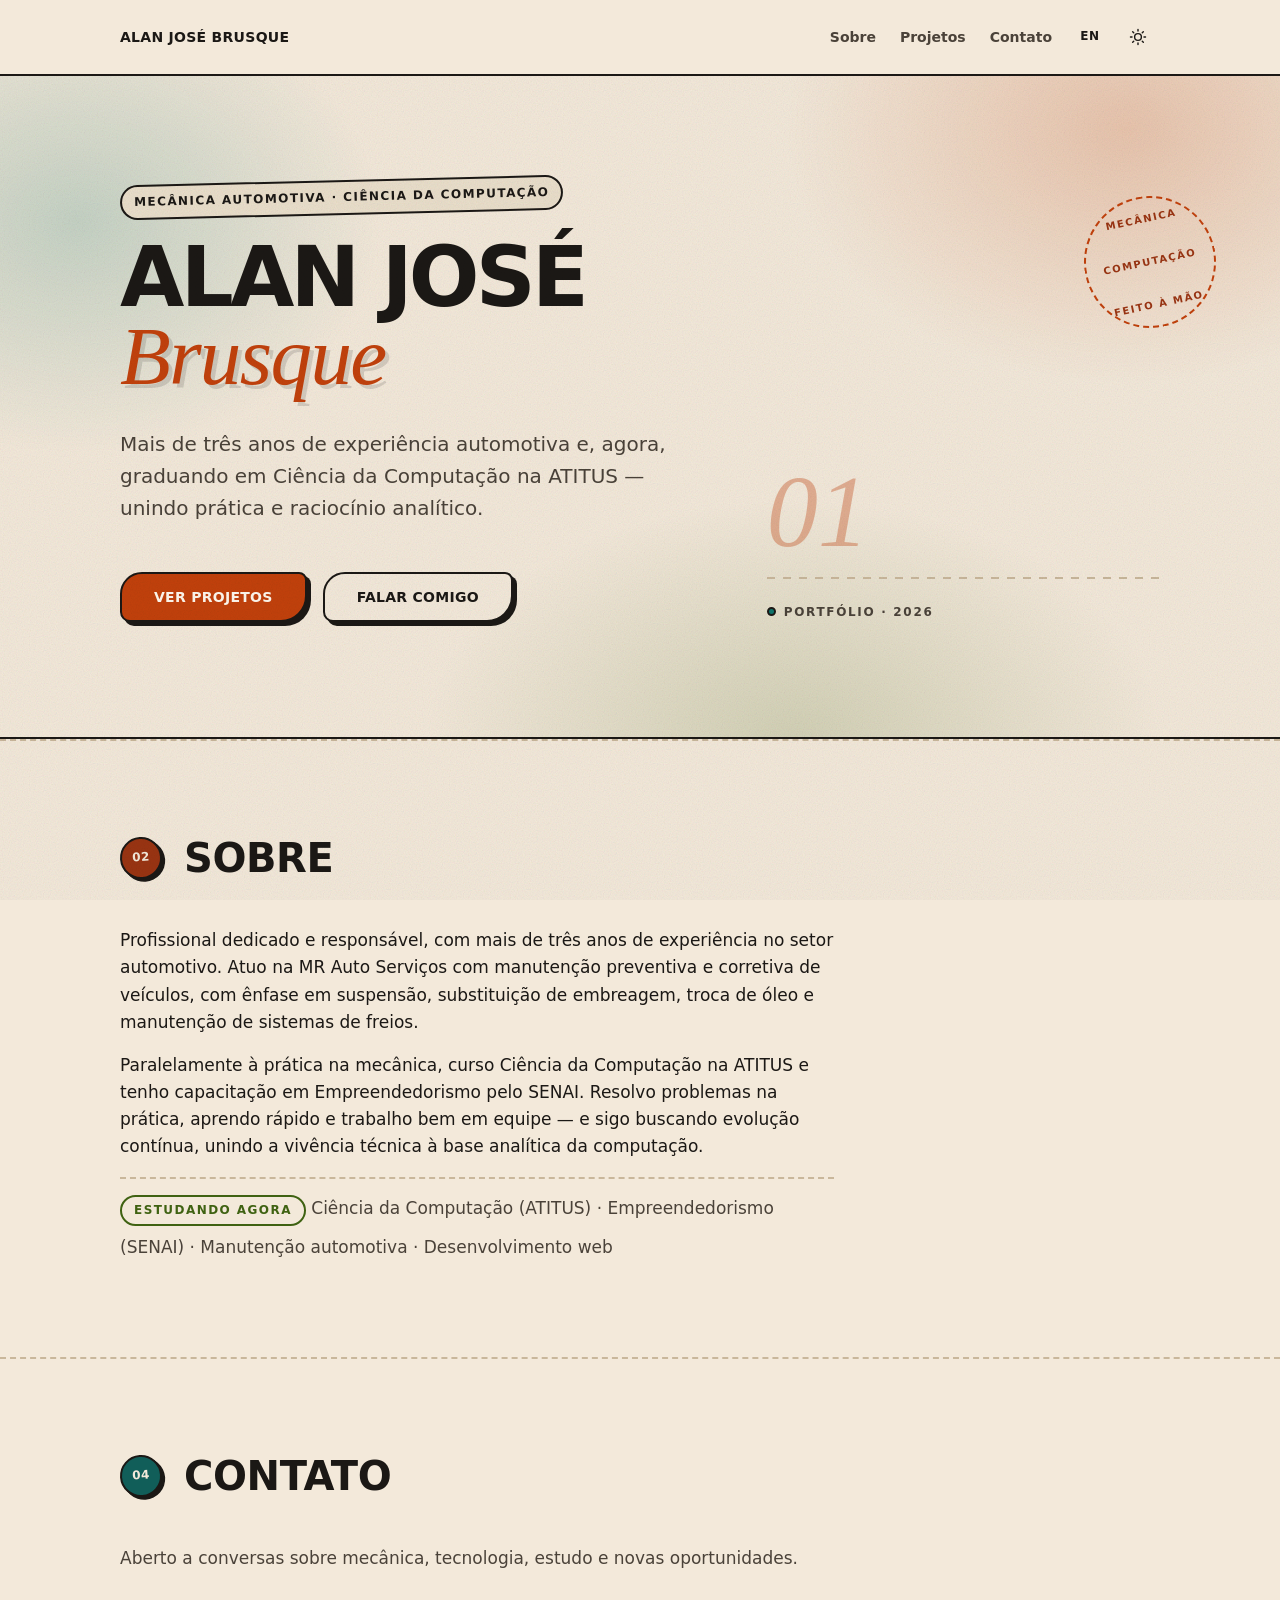
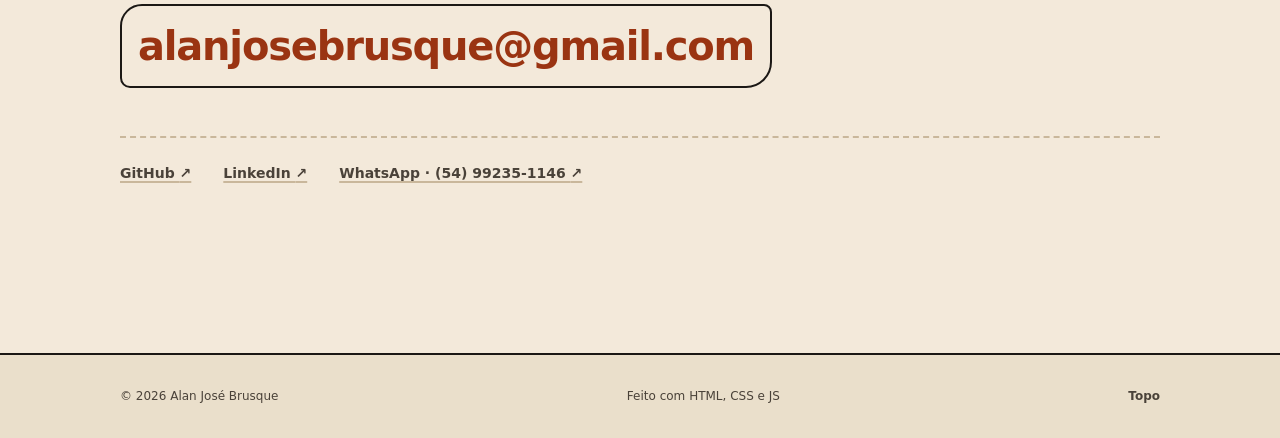
<file: index.html>
<!doctype html>
<html lang="pt-BR" data-theme="light">
<head>
  <meta charset="utf-8">
  <meta name="viewport" content="width=device-width, initial-scale=1">
  <title>Alan José Brusque — Mecânica &amp; Computação</title>
  <meta name="description" content="Portfólio de Alan José Brusque — mais de três anos em mecânica automotiva e graduando em Ciência da Computação na ATITUS.">
  <meta name="color-scheme" content="light dark">
  <link rel="canonical" href="https://alan-xyz007.github.io/">
  <meta property="og:type" content="website">
  <meta property="og:locale" content="pt_BR">
  <meta property="og:site_name" content="Alan José Brusque">
  <meta property="og:title" content="Alan José Brusque — Mecânica &amp; Computação">
  <meta property="og:description" content="Portfólio de Alan José Brusque — mais de três anos em mecânica automotiva e graduando em Ciência da Computação na ATITUS.">
  <meta property="og:url" content="https://alan-xyz007.github.io/">
  <meta property="og:image" content="https://alan-xyz007.github.io/assets/img/og.png">
  <meta property="og:image:width" content="1200">
  <meta property="og:image:height" content="630">
  <meta property="og:image:alt" content="Alan José Brusque — Mecânica automotiva e Ciência da Computação">
  <meta name="twitter:card" content="summary_large_image">
  <meta name="twitter:title" content="Alan José Brusque — Mecânica &amp; Computação">
  <meta name="twitter:description" content="Portfólio de Alan José Brusque — mecânica automotiva e Ciência da Computação.">
  <meta name="twitter:image" content="https://alan-xyz007.github.io/assets/img/og.png">
  <script type="application/ld+json">
    {
      "@context": "https://schema.org",
      "@graph": [
        {
          "@type": "Person",
          "@id": "https://alan-xyz007.github.io/#person",
          "name": "Alan José Brusque",
          "url": "https://alan-xyz007.github.io/",
          "jobTitle": "Mecânico automotivo",
          "email": "mailto:alanjosebrusque@gmail.com",
          "worksFor": { "@type": "Organization", "name": "MR Auto Serviços" },
          "alumniOf": { "@type": "CollegeOrUniversity", "name": "ATITUS" },
          "sameAs": [
            "https://github.com/alan-xyz007",
            "https://www.linkedin.com/in/alanj-brusque777707777/"
          ],
          "knowsAbout": ["Mecânica automotiva", "Ciência da Computação", "Manutenção de veículos"]
        },
        {
          "@type": "WebSite",
          "@id": "https://alan-xyz007.github.io/#website",
          "url": "https://alan-xyz007.github.io/",
          "name": "Alan José Brusque",
          "inLanguage": "pt-BR",
          "author": { "@id": "https://alan-xyz007.github.io/#person" }
        }
      ]
    }
  </script>
  <link rel="icon" href="assets/img/favicon.svg" type="image/svg+xml">
  <link rel="stylesheet" href="assets/css/styles.css">
  <script>
    (function () {
      try {
        var saved = localStorage.getItem('theme');
        var theme = saved || (window.matchMedia('(prefers-color-scheme: dark)').matches ? 'dark' : 'light');
        document.documentElement.dataset.theme = theme;
      } catch (e) {
        document.documentElement.dataset.theme = 'light';
      }
      document.documentElement.classList.add('js');
    })();
  </script>
</head>
<body id="top">
  <a class="skip-link" href="#main" data-i18n="a11y.skip">Pular para o conteúdo</a>

  <header class="site-header">
    <div class="site-header__inner container">
      <a class="brand" href="index.html">
        <span class="brand__full">Alan José Brusque</span>
        <span class="brand__short">AJB</span>
      </a>

      <button class="menu-toggle" type="button" aria-expanded="false" aria-controls="primary-nav" data-i18n-attr="aria-label:nav.menu">
        <span class="menu-toggle__lines" aria-hidden="true"><span></span><span></span></span>
        <span class="menu-toggle__text" data-i18n="nav.menu">Menu</span>
      </button>

      <nav id="primary-nav" class="nav" data-i18n-attr="aria-label:nav.label">
        <ul class="nav__list">
          <li><a class="nav__link" href="#sobre" data-i18n="nav.about">Sobre</a></li>
          <li><a class="nav__link" href="projetos.html" data-i18n="nav.projects">Projetos</a></li>
          <li><a class="nav__link" href="#contato" data-i18n="nav.contact">Contato</a></li>
        </ul>
      </nav>

      <div class="controls">
        <button class="control" type="button" data-lang-toggle aria-label="Mudar para inglês">EN</button>
        <button class="control control--icon" type="button" data-theme-toggle aria-pressed="false" aria-label="Ativar tema escuro">
          <svg class="icon icon--sun" viewBox="0 0 24 24" fill="none" stroke="currentColor" stroke-width="1.9" stroke-linecap="round" aria-hidden="true">
            <circle cx="12" cy="12" r="4.5"></circle>
            <path d="M12 2v2M12 20v2M2 12h2M20 12h2M4.9 4.9l1.4 1.4M17.7 17.7l1.4 1.4M19.1 4.9l-1.4 1.4M6.3 17.7l-1.4 1.4"></path>
          </svg>
          <svg class="icon icon--moon" viewBox="0 0 24 24" fill="none" stroke="currentColor" stroke-width="1.9" stroke-linecap="round" stroke-linejoin="round" aria-hidden="true">
            <path d="M20 14.5A8.5 8.5 0 1 1 9.5 4a6.8 6.8 0 0 0 10.5 10.5Z"></path>
          </svg>
        </button>
      </div>
    </div>
  </header>

  <main id="main">
    <section class="hero" id="hero" aria-labelledby="hero-title">
      <div class="stamp" aria-hidden="true">
        <span data-i18n="stamp.line1">Mecânica</span>
        <span data-i18n="stamp.line2">Computação</span>
        <span data-i18n="stamp.line3">Feito à mão</span>
      </div>

      <div class="container hero__grid">
        <div class="hero__lead">
          <p class="eyebrow" data-i18n="hero.kicker">Mecânica automotiva · Ciência da Computação</p>
          <h1 class="hero__title" id="hero-title">
            Alan José <span class="hero__accent">Brusque</span>
          </h1>
          <p class="hero__tagline" data-i18n="hero.tagline">Mais de três anos de experiência automotiva e, agora, graduando em Ciência da Computação na ATITUS — unindo prática e raciocínio analítico.</p>
          <div class="hero__actions">
            <a class="btn btn--solid" href="projetos.html" data-i18n="hero.cta.projects">Ver projetos</a>
            <a class="btn btn--ghost" href="#contato" data-i18n="hero.cta.contact">Falar comigo</a>
          </div>
        </div>
        <aside class="hero__aside" aria-hidden="true">
          <span class="hero__index"></span>
          <span class="hero__rule"></span>
          <span class="hero__note"><span data-i18n="hero.note">Portfólio</span> · <span data-year>2026</span></span>
        </aside>
      </div>
    </section>

    <section class="section section--about" id="sobre" aria-labelledby="sobre-title">
      <div class="container">
        <div class="section__head">
          <span class="section__index">02</span>
          <h2 class="section__title" id="sobre-title" data-i18n="about.title">Sobre</h2>
        </div>
        <div class="prose">
          <p data-i18n="about.p1">Profissional dedicado e responsável, com mais de três anos de experiência no setor automotivo. Atuo na MR Auto Serviços com manutenção preventiva e corretiva de veículos, com ênfase em suspensão, substituição de embreagem, troca de óleo e manutenção de sistemas de freios.</p>
          <p data-i18n="about.p2">Paralelamente à prática na mecânica, curso Ciência da Computação na ATITUS e tenho capacitação em Empreendedorismo pelo SENAI. Resolvo problemas na prática, aprendo rápido e trabalho bem em equipe — e sigo buscando evolução contínua, unindo a vivência técnica à base analítica da computação.</p>
          <p class="studying">
            <span class="studying__label" data-i18n="about.studying.label">Estudando agora</span>
            <span data-i18n="about.studying.items">Ciência da Computação (ATITUS) · Empreendedorismo (SENAI) · Manutenção automotiva · Desenvolvimento web</span>
          </p>
        </div>
      </div>
    </section>

    <section class="section section--contact" id="contato" aria-labelledby="contato-title">
      <div class="container">
        <div class="section__head">
          <span class="section__index">04</span>
          <h2 class="section__title" id="contato-title" data-i18n="contact.title">Contato</h2>
        </div>
        <p class="contact__lead" data-i18n="contact.lead">Aberto a conversas sobre mecânica, tecnologia, estudo e novas oportunidades.</p>
        <a class="contact__email" href="mailto:alanjosebrusque@gmail.com">alanjosebrusque@gmail.com</a>
        <ul class="contact__links">
          <li>
            <a href="https://github.com/alan-xyz007" target="_blank" rel="noopener noreferrer">
              GitHub <span aria-hidden="true">↗</span>
            </a>
          </li>
          <li>
            <a href="https://www.linkedin.com/in/alanj-brusque777707777/" target="_blank" rel="noopener noreferrer">
              LinkedIn <span aria-hidden="true">↗</span>
            </a>
          </li>
          <li>
            <a href="https://wa.me/5554992351146" target="_blank" rel="noopener noreferrer">
              WhatsApp · (54) 99235-1146 <span aria-hidden="true">↗</span>
            </a>
          </li>
        </ul>
      </div>
    </section>
  </main>

  <footer class="site-footer">
    <div class="container site-footer__inner">
      <p>© <span data-year>2026</span> Alan José Brusque</p>
      <p data-i18n="footer.note">Feito com HTML, CSS e JS</p>
      <a class="site-footer__top" href="#top" data-i18n="footer.top">Topo</a>
    </div>
  </footer>

  <script src="assets/js/i18n.js" defer></script>
  <script src="assets/js/main.js" defer></script>
</body>
</html>
</file>
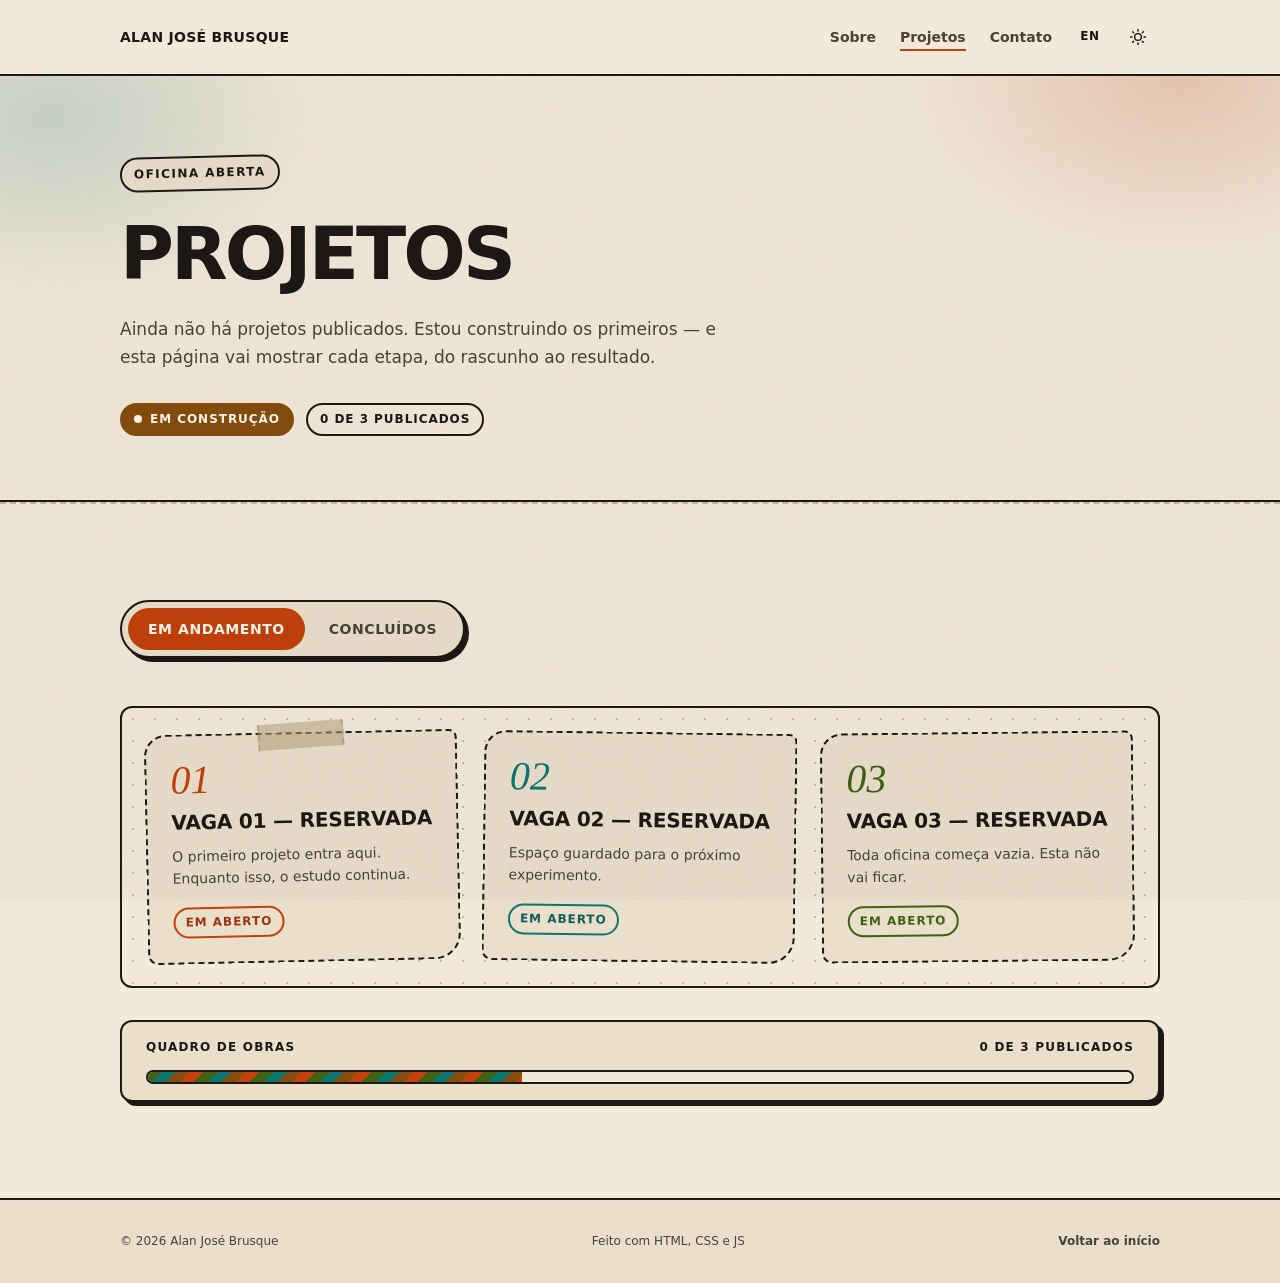
<file: projetos.html>
<!doctype html>
<html lang="pt-BR" data-theme="light" data-page="projects">
<head>
  <meta charset="utf-8">
  <meta name="viewport" content="width=device-width, initial-scale=1">
  <title>Projetos — Alan José Brusque</title>
  <meta name="description" content="Projetos e experimentos de Alan José Brusque. Oficina aberta: os primeiros projetos estão em construção.">
  <meta name="color-scheme" content="light dark">
  <link rel="canonical" href="https://alan-xyz007.github.io/projetos.html">
  <meta property="og:type" content="website">
  <meta property="og:locale" content="pt_BR">
  <meta property="og:site_name" content="Alan José Brusque">
  <meta property="og:title" content="Projetos — Alan José Brusque">
  <meta property="og:description" content="Projetos e experimentos de Alan José Brusque. Oficina aberta: os primeiros projetos estão em construção.">
  <meta property="og:url" content="https://alan-xyz007.github.io/projetos.html">
  <meta property="og:image" content="https://alan-xyz007.github.io/assets/img/og.png">
  <meta property="og:image:width" content="1200">
  <meta property="og:image:height" content="630">
  <meta property="og:image:alt" content="Alan José Brusque — Projetos em construção">
  <meta name="twitter:card" content="summary_large_image">
  <meta name="twitter:title" content="Projetos — Alan José Brusque">
  <meta name="twitter:description" content="Projetos e experimentos de Alan José Brusque. Oficina aberta: os primeiros projetos estão em construção.">
  <meta name="twitter:image" content="https://alan-xyz007.github.io/assets/img/og.png">
  <link rel="icon" href="assets/img/favicon.svg" type="image/svg+xml">
  <link rel="stylesheet" href="assets/css/styles.css">
  <script>
    (function () {
      try {
        var saved = localStorage.getItem('theme');
        var theme = saved || (window.matchMedia('(prefers-color-scheme: dark)').matches ? 'dark' : 'light');
        document.documentElement.dataset.theme = theme;
      } catch (e) {
        document.documentElement.dataset.theme = 'light';
      }
      document.documentElement.classList.add('js');
    })();
  </script>
</head>
<body id="top">
  <a class="skip-link" href="#main" data-i18n="a11y.skip">Pular para o conteúdo</a>

  <header class="site-header">
    <div class="site-header__inner container">
      <a class="brand" href="index.html">
        <span class="brand__full">Alan José Brusque</span>
        <span class="brand__short">AJB</span>
      </a>

      <button class="menu-toggle" type="button" aria-expanded="false" aria-controls="primary-nav" data-i18n-attr="aria-label:nav.menu">
        <span class="menu-toggle__lines" aria-hidden="true"><span></span><span></span></span>
        <span class="menu-toggle__text" data-i18n="nav.menu">Menu</span>
      </button>

      <nav id="primary-nav" class="nav" data-i18n-attr="aria-label:nav.label">
        <ul class="nav__list">
          <li><a class="nav__link" href="index.html#sobre" data-i18n="nav.about">Sobre</a></li>
          <li><a class="nav__link" href="projetos.html" aria-current="page" data-i18n="nav.projects">Projetos</a></li>
          <li><a class="nav__link" href="index.html#contato" data-i18n="nav.contact">Contato</a></li>
        </ul>
      </nav>

      <div class="controls">
        <button class="control" type="button" data-lang-toggle aria-label="Mudar para inglês">EN</button>
        <button class="control control--icon" type="button" data-theme-toggle aria-pressed="false" aria-label="Ativar tema escuro">
          <svg class="icon icon--sun" viewBox="0 0 24 24" fill="none" stroke="currentColor" stroke-width="1.9" stroke-linecap="round" aria-hidden="true">
            <circle cx="12" cy="12" r="4.5"></circle>
            <path d="M12 2v2M12 20v2M2 12h2M20 12h2M4.9 4.9l1.4 1.4M17.7 17.7l1.4 1.4M19.1 4.9l-1.4 1.4M6.3 17.7l-1.4 1.4"></path>
          </svg>
          <svg class="icon icon--moon" viewBox="0 0 24 24" fill="none" stroke="currentColor" stroke-width="1.9" stroke-linecap="round" stroke-linejoin="round" aria-hidden="true">
            <path d="M20 14.5A8.5 8.5 0 1 1 9.5 4a6.8 6.8 0 0 0 10.5 10.5Z"></path>
          </svg>
        </button>
      </div>
    </div>
  </header>

  <main id="main">
    <section class="page-hero" aria-labelledby="projects-title">
      <div class="container">
        <p class="eyebrow" data-i18n="projects.kicker">Oficina aberta</p>
        <h1 class="page-hero__title" id="projects-title" data-i18n="projects.title">Projetos</h1>
        <p class="page-hero__lead" data-i18n="projects.lead">Ainda não há projetos publicados. Estou construindo os primeiros — e esta página vai mostrar cada etapa, do rascunho ao resultado.</p>
        <div class="page-hero__meta">
          <span class="badge badge--live"><span class="badge__dot" aria-hidden="true"></span><span data-i18n="projects.badge">Em construção</span></span>
          <span class="badge"><span data-i18n="projects.badge.two">0 de 3 publicados</span></span>
        </div>
      </div>
    </section>

    <section class="section" aria-label="Projetos" data-i18n-attr="aria-label:projects.section.label">
      <div class="container">
        <div class="tabs">
          <div class="tabs__list" role="tablist" aria-label="Filtrar projetos" data-i18n-attr="aria-label:projects.tabs.label">
            <span class="tabs__indicator" aria-hidden="true"></span>
            <button class="tab" type="button" role="tab" id="tab-wip" aria-selected="true" aria-controls="panel-wip" data-i18n="projects.tab.wip">Em andamento</button>
            <button class="tab" type="button" role="tab" id="tab-done" aria-selected="false" aria-controls="panel-done" tabindex="-1" data-i18n="projects.tab.done">Concluídos</button>
          </div>
        </div>

        <div class="panel" id="panel-wip" role="tabpanel" aria-labelledby="tab-wip">
          <div class="board">
            <article class="slot">
              <span class="tape" aria-hidden="true"></span>
              <span class="slot__number" aria-hidden="true">01</span>
              <h2 class="slot__title" data-i18n="projects.slot1.title">Vaga 01 — reservada</h2>
              <p class="slot__desc" data-i18n="projects.slot1.desc">O primeiro projeto entra aqui. Enquanto isso, o estudo continua.</p>
              <span class="slot__status" data-i18n="projects.slot.status">Em aberto</span>
            </article>
            <article class="slot">
              <span class="slot__number" aria-hidden="true">02</span>
              <h2 class="slot__title" data-i18n="projects.slot2.title">Vaga 02 — reservada</h2>
              <p class="slot__desc" data-i18n="projects.slot2.desc">Espaço guardado para o próximo experimento.</p>
              <span class="slot__status" data-i18n="projects.slot.status">Em aberto</span>
            </article>
            <article class="slot">
              <span class="slot__number" aria-hidden="true">03</span>
              <h2 class="slot__title" data-i18n="projects.slot3.title">Vaga 03 — reservada</h2>
              <p class="slot__desc" data-i18n="projects.slot3.desc">Toda oficina começa vazia. Esta não vai ficar.</p>
              <span class="slot__status" data-i18n="projects.slot.status">Em aberto</span>
            </article>
          </div>

          <div class="progress">
            <div class="progress__label">
              <span data-i18n="projects.board.title">Quadro de obras</span>
              <span data-i18n="projects.badge.two">0 de 3 publicados</span>
            </div>
            <div class="progress__track" role="img" aria-label="Obra em andamento" data-i18n-attr="aria-label:projects.board.aria">
              <div class="progress__bar"></div>
            </div>
          </div>
        </div>

        <div class="panel" id="panel-done" role="tabpanel" aria-labelledby="tab-done" hidden>
          <div class="empty">
            <span class="empty__stamp" data-i18n="projects.empty.stamp">Nada por aqui ainda</span>
            <p data-i18n="projects.empty.text">Quando um projeto ficar pronto, ele aparece nesta aba — com código, resultado e o que aprendi no caminho.</p>
          </div>
        </div>
      </div>
    </section>
  </main>

  <footer class="site-footer">
    <div class="container site-footer__inner">
      <p>© <span data-year>2026</span> Alan José Brusque</p>
      <p data-i18n="footer.note">Feito com HTML, CSS e JS</p>
      <a class="site-footer__top" href="index.html" data-i18n="footer.back">Voltar ao início</a>
    </div>
  </footer>

  <script src="assets/js/i18n.js" defer></script>
  <script src="assets/js/main.js" defer></script>
</body>
</html>
</file>
<file: assets/css/styles.css>
/* ==========================================================================
   Site pessoal — Alan José Brusque
   Direção: rústico colorido (papel, tinta, carimbo, sombra dura)
   1 reset · 2 tokens · 3 base · 4 layout · 5 componentes · 6 páginas · 7 utilitários
   ========================================================================== */

/* 1. reset ---------------------------------------------------------------- */
*,
*::before,
*::after { box-sizing: border-box; }

html { -webkit-text-size-adjust: 100%; }

body,
h1, h2, h3, p, ul, figure { margin: 0; }

ul { padding: 0; list-style: none; }

img, svg { display: block; max-width: 100%; }

button { font: inherit; color: inherit; background: none; border: 0; padding: 0; cursor: pointer; }

a { color: inherit; }

/* 2. tokens --------------------------------------------------------------- */
:root {
  --paper: #F3E9DA;
  --paper-2: #EADFCB;
  --paper-3: #E0D2B9;
  --ink: #1B1815;
  --ink-soft: #4A4239;
  --line: #C9B79B;

  --terracotta: #C2410C;
  --terracotta-ink: #9A3412;
  --teal: #0F766E;
  --teal-ink: #115E59;
  --olive: #3F6212;
  --mustard: #854D0E;
  --pink: #9F1239;

  --color-bg: var(--paper);
  --color-surface: var(--paper-2);
  --color-surface-2: var(--paper-3);
  --color-text: var(--ink);
  --color-muted: var(--ink-soft);
  --color-border: var(--line);
  --color-accent: var(--terracotta-ink);
  --color-accent-contrast: #FFF8EE;

  --font-sans: system-ui, -apple-system, "Segoe UI", Roboto, sans-serif;
  --font-display: Georgia, "Times New Roman", serif;

  --text-xs: 0.75rem;
  --text-sm: 0.875rem;
  --text-base: 1.0625rem;
  --text-lg: 1.25rem;
  --text-xl: 1.5rem;
  --text-2xl: 2rem;
  --text-3xl: 2.5rem;
  --text-4xl: 3.5rem;
  --text-5xl: 5.5rem;

  --space-1: 4px;
  --space-2: 8px;
  --space-3: 12px;
  --space-4: 16px;
  --space-5: 24px;
  --space-6: 32px;
  --space-8: 48px;
  --space-10: 64px;
  --space-12: 96px;
  --space-16: 160px;

  --radius-sm: 6px;
  --radius-md: 12px;
  --radius-rough: 22px 8px 26px 10px;
  --shadow-hard: 6px 6px 0 var(--ink);
  --shadow-hard-sm: 4px 4px 0 var(--ink);

  --container: 1120px;
  --measure: 66ch;
  --header-h: 76px;

  --grain: url("data:image/svg+xml,%3Csvg xmlns='http://www.w3.org/2000/svg' width='140' height='140'%3E%3Cfilter id='n'%3E%3CfeTurbulence type='fractalNoise' baseFrequency='0.85' numOctaves='3' stitchTiles='stitch'/%3E%3C/filter%3E%3Crect width='140' height='140' filter='url(%23n)' opacity='0.5'/%3E%3C/svg%3E");
}

[data-theme="dark"] {
  --paper: #17130F;
  --paper-2: #211B15;
  --paper-3: #2B231B;
  --ink: #F5EDE0;
  --ink-soft: #C3B4A2;
  --line: #3E3328;

  --terracotta: #FB923C;
  --terracotta-ink: #FDBA74;
  --teal: #2DD4BF;
  --teal-ink: #5EEAD4;
  --olive: #A3E635;
  --mustard: #FCD34D;
  --pink: #F9A8D4;

  --color-bg: var(--paper);
  --color-surface: var(--paper-2);
  --color-surface-2: var(--paper-3);
  --color-text: var(--ink);
  --color-muted: var(--ink-soft);
  --color-border: var(--line);
  --color-accent: var(--terracotta-ink);
  --color-accent-contrast: #17130F;

  --shadow-hard: 6px 6px 0 #000;
  --shadow-hard-sm: 4px 4px 0 #000;
}

@media (prefers-color-scheme: dark) {
  :root:not([data-theme="light"]) {
    --paper: #17130F;
    --paper-2: #211B15;
    --paper-3: #2B231B;
    --ink: #F5EDE0;
    --ink-soft: #C3B4A2;
    --line: #3E3328;
    --terracotta: #FB923C;
    --terracotta-ink: #FDBA74;
    --teal: #2DD4BF;
    --teal-ink: #5EEAD4;
    --olive: #A3E635;
    --mustard: #FCD34D;
    --pink: #F9A8D4;
    --color-bg: var(--paper);
    --color-surface: var(--paper-2);
    --color-surface-2: var(--paper-3);
    --color-text: var(--ink);
    --color-muted: var(--ink-soft);
    --color-border: var(--line);
    --color-accent: var(--terracotta-ink);
    --color-accent-contrast: #17130F;
    --shadow-hard: 6px 6px 0 #000;
    --shadow-hard-sm: 4px 4px 0 #000;
  }
}

/* 3. base ----------------------------------------------------------------- */
html { scroll-behavior: smooth; }

body {
  position: relative;
  background-color: var(--color-bg);
  color: var(--color-text);
  font-family: var(--font-sans);
  font-size: var(--text-base);
  line-height: 1.6;
  -webkit-font-smoothing: antialiased;
  padding-top: var(--header-h);
}

/* textura de papel */
body::after {
  content: "";
  position: fixed;
  inset: 0;
  z-index: 90;
  pointer-events: none;
  background-image: var(--grain);
  opacity: 0.35;
  mix-blend-mode: multiply;
}

[data-theme="dark"] body::after {
  opacity: 0.14;
  mix-blend-mode: overlay;
}

h1, h2, h3 {
  line-height: 1.05;
  letter-spacing: -0.025em;
  text-wrap: balance;
  font-weight: 700;
}

p { max-width: var(--measure); }

a {
  text-decoration-thickness: 2px;
  text-underline-offset: 0.18em;
  text-decoration-color: var(--color-border);
}
a:hover { text-decoration-color: currentColor; }

:focus-visible {
  outline: 3px solid var(--color-accent);
  outline-offset: 3px;
  border-radius: 2px;
}

::selection {
  background: var(--terracotta);
  color: #FFF8EE;
}

.skip-link {
  position: absolute;
  left: var(--space-4);
  top: -120px;
  z-index: 120;
  padding: var(--space-3) var(--space-5);
  background: var(--ink);
  color: var(--paper);
  text-decoration: none;
  border-radius: var(--radius-sm);
  transition: top 0.15s ease-out;
}
.skip-link:focus { top: var(--space-4); }

/* 4. layout --------------------------------------------------------------- */
.container {
  width: 100%;
  max-width: var(--container);
  margin-inline: auto;
  padding-inline: 20px;
}

@media (min-width: 1024px) {
  .container { padding-inline: 40px; }
}

.section {
  position: relative;
  padding-block: var(--space-12);
  border-top: 2px dashed var(--color-border);
}

.section--about { --section-accent: var(--terracotta-ink); }
.section--contact { --section-accent: var(--teal-ink); }

.section__head {
  display: grid;
  grid-template-columns: 48px 1fr;
  align-items: center;
  gap: var(--space-4);
  margin-bottom: var(--space-8);
}

.section__index {
  display: inline-flex;
  align-items: center;
  justify-content: center;
  width: 42px;
  height: 42px;
  border: 2px solid var(--ink);
  border-radius: 50%;
  background: var(--section-accent, var(--terracotta));
  color: var(--paper);
  font-size: var(--text-xs);
  font-weight: 800;
  font-variant-numeric: tabular-nums;
  letter-spacing: 0.04em;
  box-shadow: 3px 3px 0 var(--ink);
  transform: rotate(-4deg);
}

.section__title {
  font-size: clamp(1.75rem, 4vw, var(--text-3xl));
  text-transform: uppercase;
  letter-spacing: -0.01em;
}

.prose p + p { margin-top: var(--space-4); }
.prose p { max-width: var(--measure); }

/* 5. componentes ---------------------------------------------------------- */
/* header */
.site-header {
  position: fixed;
  inset: 0 0 auto 0;
  z-index: 100;
  height: var(--header-h);
  background: var(--color-bg);
  border-bottom: 2px solid var(--ink);
}

.site-header__inner {
  height: 100%;
  display: grid;
  grid-template-columns: auto 1fr auto;
  align-items: center;
  gap: var(--space-4);
}

.brand {
  font-size: var(--text-sm);
  font-weight: 800;
  letter-spacing: 0.02em;
  text-transform: uppercase;
  text-decoration: none;
  white-space: nowrap;
}
.brand__short { display: none; }

@media (max-width: 479px) {
  .brand__full { display: none; }
  .brand__short { display: inline; }
}

.nav { display: none; }

.nav__list {
  display: flex;
  gap: var(--space-5);
  justify-content: flex-end;
}

.nav__link {
  position: relative;
  font-size: var(--text-sm);
  font-weight: 600;
  color: var(--color-muted);
  text-decoration: none;
  padding-block: var(--space-2);
}
.nav__link::after {
  content: "";
  position: absolute;
  left: 0;
  bottom: 2px;
  width: 100%;
  height: 2px;
  background: var(--terracotta);
  transform: scaleX(0);
  transform-origin: left;
  transition: transform 0.18s ease-out;
}
.nav__link:hover { color: var(--color-text); }
.nav__link:hover::after,
.nav__link[aria-current="page"]::after { transform: scaleX(1); }

.controls {
  display: flex;
  align-items: center;
  gap: var(--space-1);
}

.control {
  display: inline-flex;
  align-items: center;
  justify-content: center;
  min-width: 44px;
  min-height: 44px;
  padding-inline: var(--space-2);
  font-size: var(--text-xs);
  font-weight: 800;
  letter-spacing: 0.06em;
  color: var(--color-text);
  border: 2px solid transparent;
  border-radius: var(--radius-sm);
  transition: transform 0.12s ease-out, border-color 0.12s ease-out, background-color 0.12s ease-out;
}
.control:hover { border-color: var(--ink); background: var(--color-surface); }
.control:active { transform: translate(2px, 2px); }

.icon { width: 18px; height: 18px; }

.control--icon .icon--moon { display: none; }
[data-theme="dark"] .control--icon .icon--sun { display: none; }
[data-theme="dark"] .control--icon .icon--moon { display: block; }

.menu-toggle {
  display: inline-flex;
  align-items: center;
  gap: var(--space-2);
  min-height: 44px;
  padding-inline: var(--space-2);
  font-size: var(--text-xs);
  font-weight: 800;
  letter-spacing: 0.08em;
  text-transform: uppercase;
}

.menu-toggle__lines {
  display: grid;
  gap: 5px;
  width: 20px;
}
.menu-toggle__lines span {
  display: block;
  height: 2px;
  background: currentColor;
  transition: transform 0.15s ease-out;
}
.menu-toggle[aria-expanded="true"] .menu-toggle__lines span:first-child { transform: translateY(3.5px) rotate(45deg); }
.menu-toggle[aria-expanded="true"] .menu-toggle__lines span:last-child { transform: translateY(-3.5px) rotate(-45deg); }

@media (max-width: 767px) {
  .nav {
    display: none;
    position: absolute;
    inset: var(--header-h) 0 auto 0;
    background: var(--color-bg);
    border-bottom: 2px solid var(--ink);
    padding: var(--space-4) 20px var(--space-6);
    box-shadow: var(--shadow-hard);
  }
  .nav.is-open { display: block; }
  .nav__list {
    flex-direction: column;
    gap: 0;
    align-items: stretch;
  }
  .nav__link {
    display: block;
    padding-block: var(--space-3);
    font-size: var(--text-lg);
    color: var(--color-text);
    border-bottom: 1px dashed var(--color-border);
  }
  .nav__link::after { display: none; }
}

@media (min-width: 768px) {
  .nav { display: block; }
  .menu-toggle { display: none; }
}

/* hero */
.hero {
  position: relative;
  overflow: hidden;
  padding-block: clamp(48px, 9vw, 104px) clamp(56px, 9vw, 120px);
  border-bottom: 2px solid var(--ink);
  background-image:
    radial-gradient(38% 55% at 88% 8%, rgba(194, 65, 12, 0.22), transparent 70%),
    radial-gradient(34% 50% at 6% 22%, rgba(15, 118, 110, 0.20), transparent 70%),
    radial-gradient(40% 50% at 62% 100%, rgba(63, 98, 18, 0.18), transparent 72%);
}

.hero__grid {
  display: grid;
  gap: var(--space-10);
  align-items: end;
}

@media (min-width: 900px) {
  .hero__grid {
    grid-template-columns: 7fr 5fr;
    gap: var(--space-12);
  }
}

.eyebrow {
  display: inline-block;
  margin-bottom: var(--space-5);
  padding: 6px 12px;
  border: 2px solid var(--ink);
  border-radius: 999px;
  background: var(--color-surface);
  font-size: var(--text-xs);
  font-weight: 800;
  letter-spacing: 0.12em;
  text-transform: uppercase;
  color: var(--color-text);
  transform: rotate(-1.4deg);
}

.hero__title {
  font-size: clamp(2.6rem, 9vw, 5.2rem);
  line-height: 0.94;
  letter-spacing: -0.045em;
  text-transform: uppercase;
}

.hero__accent {
  font-family: var(--font-display);
  font-style: italic;
  font-weight: 400;
  text-transform: none;
  letter-spacing: -0.02em;
  color: var(--terracotta);
  text-shadow: 4px 4px 0 rgba(27, 24, 21, 0.14);
}

.hero__tagline {
  margin-top: var(--space-6);
  font-size: clamp(1rem, 1.6vw, var(--text-lg));
  color: var(--color-muted);
  max-width: 46ch;
}

.hero__actions {
  display: flex;
  flex-wrap: wrap;
  gap: var(--space-4);
  margin-top: var(--space-8);
}

.btn {
  display: inline-flex;
  align-items: center;
  justify-content: center;
  gap: var(--space-2);
  min-height: 50px;
  padding: var(--space-3) var(--space-6);
  font-size: var(--text-sm);
  font-weight: 800;
  letter-spacing: 0.02em;
  text-transform: uppercase;
  text-decoration: none;
  border: 2px solid var(--ink);
  border-radius: var(--radius-rough);
  transition: transform 0.12s ease-out, box-shadow 0.12s ease-out, background-color 0.12s ease-out;
}

.btn--solid {
  background: var(--terracotta);
  color: var(--color-accent-contrast);
  box-shadow: var(--shadow-hard-sm);
}
.btn--solid:hover { transform: translate(-2px, -2px); box-shadow: 6px 6px 0 var(--ink); }

.btn--ghost {
  background: var(--color-bg);
  color: var(--color-text);
  box-shadow: var(--shadow-hard-sm);
}
.btn--ghost:hover { transform: translate(-2px, -2px); box-shadow: 6px 6px 0 var(--ink); background: var(--color-surface); }

.btn:active { transform: translate(3px, 3px); box-shadow: 0 0 0 var(--ink); }

.hero__aside {
  display: flex;
  align-items: flex-end;
  gap: var(--space-4);
  color: var(--color-muted);
}

@media (min-width: 900px) {
  .hero__aside {
    flex-direction: column;
    align-items: stretch;
    justify-content: flex-end;
    gap: var(--space-5);
    height: 100%;
  }
}

.hero__index {
  font-family: var(--font-display);
  font-style: italic;
  font-size: clamp(3.5rem, 8vw, 7rem);
  line-height: 0.8;
  color: var(--terracotta);
  opacity: 0.35;
}

.hero__index::before { content: "01"; }

.hero__rule {
  display: block;
  flex: 1;
  height: 2px;
  min-height: 2px;
  background: repeating-linear-gradient(90deg, var(--line) 0 8px, transparent 8px 16px);
}

@media (min-width: 900px) {
  .hero__rule {
    flex: none;
    width: 100%;
    height: 2px;
  }
}

.hero__note {
  font-size: var(--text-xs);
  font-weight: 700;
  letter-spacing: 0.14em;
  text-transform: uppercase;
  white-space: nowrap;
}

.hero__note::before {
  content: "";
  display: inline-block;
  width: 9px;
  height: 9px;
  margin-right: var(--space-2);
  border: 2px solid var(--ink);
  border-radius: 50%;
  background: var(--teal);
  vertical-align: 0.02em;
}

/* carimbo */
.stamp {
  position: absolute;
  top: clamp(72px, 12vw, 120px);
  right: clamp(16px, 5vw, 64px);
  display: grid;
  place-items: center;
  width: clamp(88px, 12vw, 132px);
  aspect-ratio: 1;
  border: 2px dashed var(--terracotta);
  border-radius: 50%;
  color: var(--terracotta-ink);
  font-size: clamp(8px, 0.9vw, 10px);
  font-weight: 800;
  letter-spacing: 0.16em;
  text-transform: uppercase;
  text-align: center;
  line-height: 1.4;
  transform: rotate(-12deg);
  pointer-events: none;
}

.stamp span { display: block; }

@media (max-width: 899px) {
  .stamp { display: none; }
}

/* sobre */
.studying {
  margin-top: var(--space-6);
  padding-top: var(--space-4);
  border-top: 2px dashed var(--color-border);
  color: var(--color-muted);
  max-width: var(--measure);
}

.studying__label {
  display: inline-flex;
  align-items: center;
  gap: var(--space-2);
  margin-bottom: var(--space-2);
  padding: 4px 12px;
  border: 2px solid var(--olive);
  border-radius: 999px;
  color: var(--olive);
  font-size: var(--text-xs);
  font-weight: 800;
  letter-spacing: 0.12em;
  text-transform: uppercase;
}

/* contato */
.section--contact { padding-bottom: var(--space-16); }

.contact__lead {
  color: var(--color-muted);
  margin-bottom: var(--space-6);
}

.contact__email {
  display: inline-block;
  font-size: clamp(1.4rem, 4.5vw, var(--text-3xl));
  letter-spacing: -0.03em;
  font-weight: 800;
  color: var(--color-accent);
  word-break: break-word;
  margin-bottom: var(--space-8);
  padding: var(--space-2) var(--space-4);
  border: 2px solid var(--ink);
  border-radius: var(--radius-rough);
  text-decoration: none;
  transition: transform 0.14s ease-out, box-shadow 0.14s ease-out, background-color 0.14s ease-out;
}

.contact__email:hover,
.contact__email:focus-visible {
  background: var(--color-surface);
  transform: translate(-2px, -2px);
  box-shadow: var(--shadow-hard-sm);
}

.contact__email:active {
  transform: translate(2px, 2px);
  box-shadow: none;
}

.contact__links {
  display: flex;
  flex-wrap: wrap;
  gap: var(--space-3) var(--space-6);
  padding-top: var(--space-4);
  border-top: 2px dashed var(--color-border);
  font-size: var(--text-sm);
}

.contact__links a,
.contact__pending {
  display: inline-block;
  padding-block: var(--space-2);
  color: var(--color-muted);
  font-weight: 600;
}

.contact__links a:hover { color: var(--color-accent); }

/* footer */
.site-footer {
  border-top: 2px solid var(--ink);
  padding-block: var(--space-6);
  font-size: var(--text-xs);
  color: var(--color-muted);
  background: var(--color-surface);
}

.site-footer__inner {
  display: flex;
  flex-wrap: wrap;
  justify-content: space-between;
  gap: var(--space-2) var(--space-5);
}

.site-footer__top { text-decoration: none; font-weight: 700; }
.site-footer__top:hover { color: var(--color-accent); }

/* 6. páginas: projetos ---------------------------------------------------- */
.page-hero {
  padding-block: clamp(40px, 7vw, 80px) var(--space-10);
  border-bottom: 2px solid var(--ink);
  background-image:
    radial-gradient(30% 60% at 92% 0%, rgba(194, 65, 12, 0.20), transparent 70%),
    radial-gradient(30% 60% at 4% 10%, rgba(15, 118, 110, 0.18), transparent 70%);
}

.page-hero__title {
  font-size: clamp(2.4rem, 8vw, 4.6rem);
  text-transform: uppercase;
  letter-spacing: -0.04em;
}

.page-hero__lead {
  margin-top: var(--space-5);
  color: var(--color-muted);
  max-width: 58ch;
}

.page-hero__meta {
  display: flex;
  flex-wrap: wrap;
  gap: var(--space-3);
  margin-top: var(--space-6);
  font-size: var(--text-xs);
  font-weight: 700;
  letter-spacing: 0.1em;
  text-transform: uppercase;
  color: var(--color-muted);
}

.badge {
  display: inline-flex;
  align-items: center;
  gap: var(--space-2);
  padding: 5px 12px;
  border: 2px solid var(--ink);
  border-radius: 999px;
  background: var(--color-bg);
  color: var(--color-text);
  font-size: var(--text-xs);
  font-weight: 800;
  letter-spacing: 0.08em;
  text-transform: uppercase;
}

.badge--live { background: var(--mustard); color: #FFF8EE; border-color: var(--mustard); }
[data-theme="dark"] .badge--live { color: #17130F; }

.badge__dot {
  width: 8px;
  height: 8px;
  border-radius: 50%;
  background: currentColor;
  animation: pulse 1.8s ease-in-out infinite;
}

@keyframes pulse {
  0%, 100% { opacity: 1; transform: scale(1); }
  50% { opacity: 0.35; transform: scale(0.75); }
}

/* abas */
.tabs { position: relative; margin-bottom: var(--space-8); }

.tabs__list {
  position: relative;
  display: inline-flex;
  gap: var(--space-1);
  padding: 6px;
  border: 2px solid var(--ink);
  border-radius: 999px;
  background: var(--color-surface);
  box-shadow: var(--shadow-hard-sm);
}

.tab {
  position: relative;
  z-index: 1;
  padding: 10px 20px;
  border-radius: 999px;
  font-size: var(--text-sm);
  font-weight: 800;
  text-transform: uppercase;
  letter-spacing: 0.04em;
  color: var(--color-muted);
  transition: color 0.18s ease-out;
}
.tab:hover { color: var(--color-text); }
.tab[aria-selected="true"] { color: #FFF8EE; }
[data-theme="dark"] .tab[aria-selected="true"] { color: #17130F; }

.tabs__indicator {
  position: absolute;
  top: 6px;
  left: 6px;
  height: calc(100% - 12px);
  border-radius: 999px;
  background: var(--terracotta);
  z-index: 0;
  transition: transform 0.28s cubic-bezier(0.22, 1, 0.36, 1), width 0.28s cubic-bezier(0.22, 1, 0.36, 1);
}

/* painéis */
.panel[hidden] { display: none; }

.panel {
  animation: panel-in 0.32s ease-out both;
}

@keyframes panel-in {
  from { opacity: 0; transform: translateY(10px); }
  to { opacity: 1; transform: none; }
}

/* quadro de obras */
.board {
  display: grid;
  gap: var(--space-5);
  padding: var(--space-5);
  border: 2px solid var(--ink);
  border-radius: var(--radius-md);
  background:
    radial-gradient(var(--line) 1px, transparent 1px) 0 0 / 22px 22px,
    var(--color-bg);
}

@media (min-width: 768px) {
  .board { grid-template-columns: repeat(3, 1fr); }
}

.slot {
  position: relative;
  display: flex;
  flex-direction: column;
  gap: var(--space-3);
  min-height: 230px;
  padding: var(--space-5);
  border: 2px dashed var(--ink);
  border-radius: var(--radius-rough);
  background: var(--color-surface);
  transition: transform 0.18s ease-out, box-shadow 0.18s ease-out, background-color 0.18s ease-out;
}

.slot:nth-child(1) { transform: rotate(-1.2deg); --slot-accent: var(--terracotta); --slot-ink: var(--terracotta-ink); }
.slot:nth-child(2) { transform: rotate(0.8deg); --slot-accent: var(--teal); --slot-ink: var(--teal-ink); }
.slot:nth-child(3) { transform: rotate(-0.6deg); --slot-accent: var(--olive); --slot-ink: var(--olive); }

.slot:hover,
.slot:focus-within {
  transform: rotate(0deg) translate(-3px, -3px);
  box-shadow: var(--shadow-hard);
  background: var(--color-bg);
}

.slot__number {
  font-family: var(--font-display);
  font-style: italic;
  font-size: var(--text-3xl);
  line-height: 1;
  color: var(--slot-accent, var(--terracotta));
}

.slot__title {
  font-size: var(--text-lg);
  text-transform: uppercase;
  letter-spacing: -0.01em;
}

.slot__desc {
  font-size: var(--text-sm);
  color: var(--color-muted);
  max-width: 32ch;
}

.slot__status {
  margin-top: auto;
  display: inline-flex;
  align-items: center;
  gap: var(--space-2);
  align-self: flex-start;
  padding: 4px 10px;
  border: 2px solid var(--slot-accent, var(--teal));
  border-radius: 999px;
  color: var(--slot-ink, var(--teal-ink));
  font-size: var(--text-xs);
  font-weight: 800;
  letter-spacing: 0.08em;
  text-transform: uppercase;
}

/* barra de progresso listrada */
.progress {
  margin-top: var(--space-6);
  padding: var(--space-4) var(--space-5);
  border: 2px solid var(--ink);
  border-radius: var(--radius-md);
  background: var(--color-surface);
  box-shadow: var(--shadow-hard-sm);
}

.progress__label {
  display: flex;
  justify-content: space-between;
  gap: var(--space-4);
  font-size: var(--text-xs);
  font-weight: 800;
  letter-spacing: 0.1em;
  text-transform: uppercase;
  margin-bottom: var(--space-3);
}

.progress__track {
  height: 14px;
  border: 2px solid var(--ink);
  border-radius: 999px;
  overflow: hidden;
  background: var(--color-bg);
}

.progress__bar {
  width: 38%;
  height: 100%;
  background-image: repeating-linear-gradient(
    -45deg,
    var(--terracotta) 0 10px,
    var(--mustard) 10px 20px,
    var(--teal) 20px 30px,
    var(--olive) 30px 40px
  );
  background-size: 56px 56px;
  animation: stripes 1.6s linear infinite;
}

@keyframes stripes {
  from { background-position: 0 0; }
  to { background-position: 56px 0; }
}

/* estado vazio */
.empty {
  padding: var(--space-10) var(--space-6);
  border: 2px dashed var(--color-border);
  border-radius: var(--radius-md);
  text-align: center;
  background: var(--color-surface);
}

.empty__stamp {
  display: inline-block;
  margin-bottom: var(--space-4);
  padding: 6px 14px;
  border: 2px solid var(--color-border);
  border-radius: 999px;
  font-size: var(--text-xs);
  font-weight: 800;
  letter-spacing: 0.12em;
  text-transform: uppercase;
  color: var(--color-muted);
  transform: rotate(-2deg);
}

.empty p { margin-inline: auto; color: var(--color-muted); }

/* fita adesiva */
.tape {
  position: absolute;
  top: -12px;
  left: 50%;
  width: 86px;
  height: 26px;
  transform: translateX(-50%) rotate(-3deg);
  background: rgba(180, 160, 120, 0.55);
  border-left: 2px dashed rgba(27, 24, 21, 0.15);
  border-right: 2px dashed rgba(27, 24, 21, 0.15);
  pointer-events: none;
}

/* 7. utilitários ---------------------------------------------------------- */
@media (prefers-reduced-motion: reduce) {
  html { scroll-behavior: auto; }
  *,
  *::before,
  *::after {
    animation: none !important;
    transition: none !important;
  }
}
</file>
